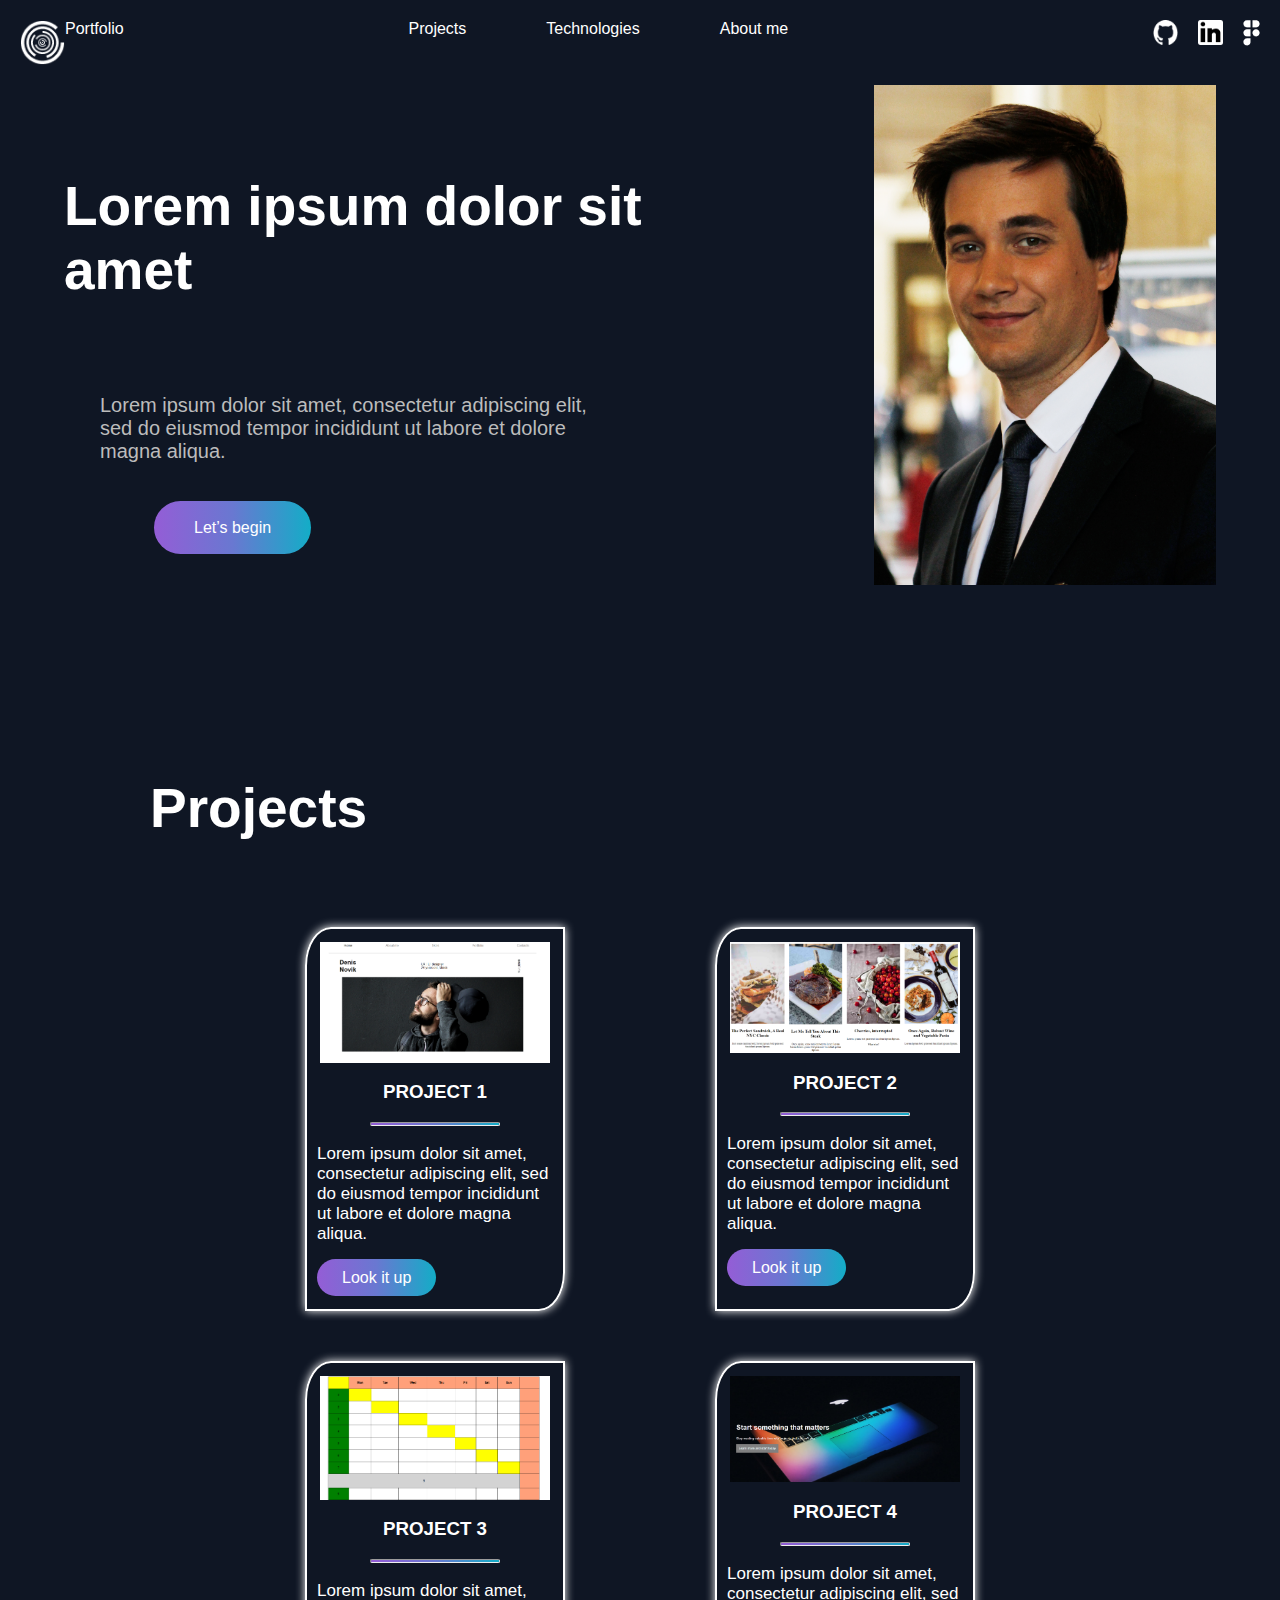
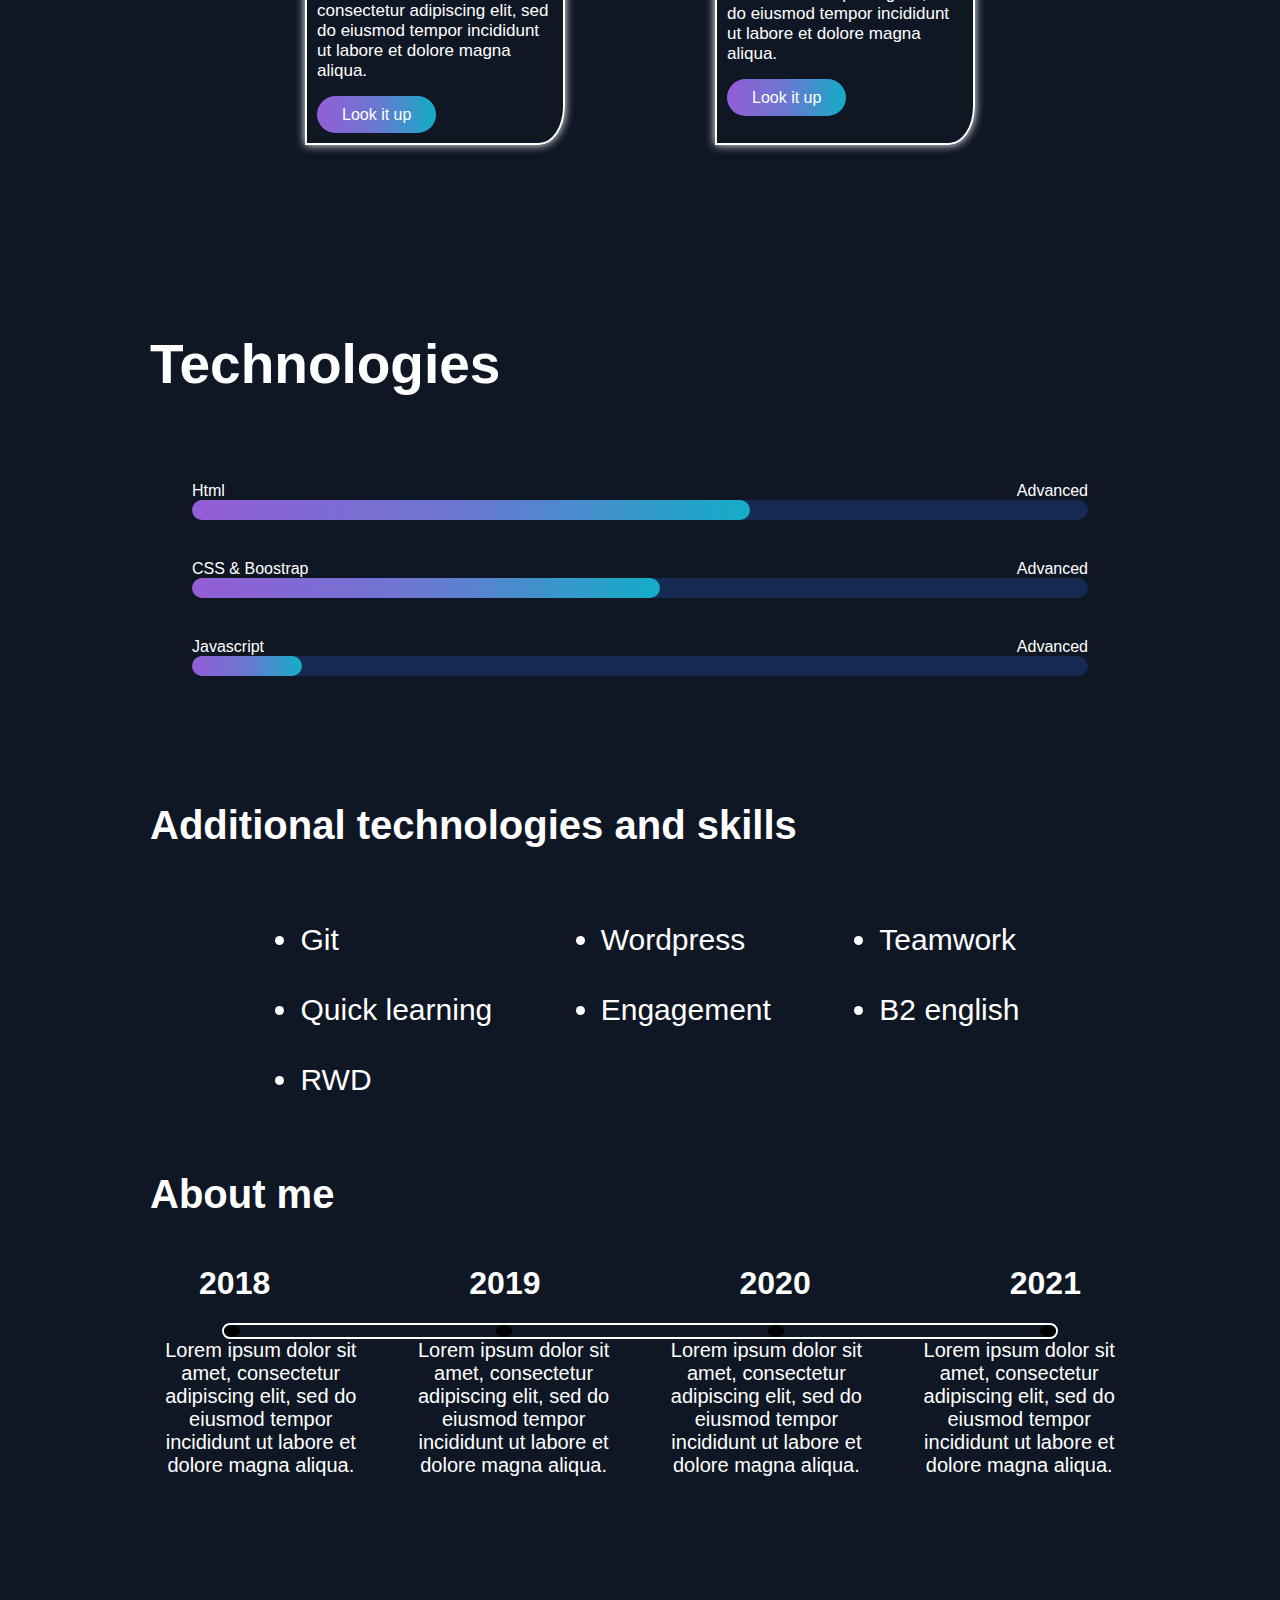
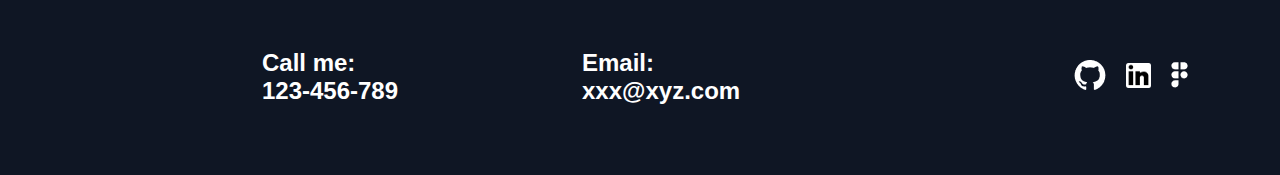
<file: index.html>
<!DOCTYPE html>
<html lang="en">
  <head>
    <meta charset="UTF-8" />
    <meta http-equiv="X-UA-Compatible" content="IE=edge" />
    <meta name="viewport" content="width=device-width, initial-scale=1.0" />
    <title>Document</title>
    <link rel="stylesheet" href="style.css" />
  </head>
  <body>
    <div class="container">
      <div class="d1">
        <img src="./img/logo.png" class="img1" />
       <a href=""><p>Portfolio</p></a> 
      </div>
      <div class="d2">
     <a href="#pr"><p class="p" >Projects</p></a>   
      <a href="#h2"> <p class="p">Technologies</p></a> 
      <a href="#h6"> <p class="p">About me</p></a> 
      </div>
      <div class="d3">
        <a href=""><img src="./img/Icon.png" class="img2" alt=""></a>
        <a href=""><img src="./img/Linkedin.png"class="img3" alt=""></a>
        <a href=""><img src="./img/Subtract.png"class="img4" alt=""></a>
    </div>
    </div>


    <div class="container2">
<div class="d4">
    <div>
        <h1 class="h1" >Lorem ipsum dolor sit amet</h1>
        <p class="p2">Lorem ipsum dolor sit amet, consectetur adipiscing elit,<br>
             sed do eiusmod tempor incididunt ut labore et dolore <br>
              magna aliqua. </p>
              <div class="a3">
                <a href="" class="a2">Let’s begin</a>
              </div>
    
    </div>
        </div>
        <div>
            <img src="./img/image 2.png" class="img5" alt="">
        </div>
    </div>


    <div class="container3">
        <h1 id="pr" class="h2">Projects</h1>
        <div class="container33">
            <div class="cd3">
               <img src="./img/Снимок экрана 2022-07-26 072615.png" class="img6" alt="">
               <h3 class="h3">PROJECT 1</h3>
               <hr class="hr">
               <p class="con3p">Lorem ipsum dolor sit amet, consectetur adipiscing elit,
                 sed do eiusmod tempor incididunt ut labore et dolore magna aliqua.</p>
            <a href="/Fayzullo web/Denis Novik/index.html" class="a4">Look it up</a>
                </div>
                <div class="cd4">
                  <img src="./img/Снимок экрана 2022-07-26 073242.png" class="img6" alt="">
                  <h3 class="h3">PROJECT 2</h3>
                  <hr class="hr">
                  <p class="con3p">Lorem ipsum dolor sit amet, consectetur adipiscing elit,
                    sed do eiusmod tempor incididunt ut labore et dolore magna aliqua.</p>
               <a href="/Fayzullo web/hm/index.html" class="a4">Look it up</a>
                   </div>
        </div>
        

        

        <div class="container33">
          <div class="cd5">
            <img src="./img/Снимок экрана 2022-07-26 073537.png" class="img6" alt="">
            <h3 class="h3">PROJECT 3</h3>
            <hr class="hr">
            <p class="con3p">Lorem ipsum dolor sit amet, consectetur adipiscing elit,
              sed do eiusmod tempor incididunt ut labore et dolore magna aliqua.</p>
         <a href="Denis Novik/hm/index.html" class="a4">Look it up</a>
             </div>
             <div class="cd6">
               <img src="./img/Снимок экрана 2022-07-26 073916.png" class="img6" alt="">
               <h3 class="h3">PROJECT 4</h3>
               <hr class="hr">
               <p class="con3p">Lorem ipsum dolor sit amet, consectetur adipiscing elit,
                 sed do eiusmod tempor incididunt ut labore et dolore magna aliqua.</p>
            <a href="img/hm/index.html" class="a4">Look it up</a>
                </div>
        </div>
    </div>

    <h1 class="h2" id="h2" >Technologies</h1>
    <div class="container4">
    
      <div class="container44">
        <p>Html</p>
        <p>Advanced</p>
      </div>
      <div class="contback4">
        <div class="contback44">

        </div>
      </div>


    </div>
    <div class="container444">
    
      <div class="container44">
        <p>CSS & Boostrap</p>
        <p>Advanced</p>
      </div>
      <div class="contback4">
        <div class="contback444">

        </div>
      </div>


    </div>

    <div class="container4444">
    
      <div class="container44">
        <p>Javascript</p>
        <p>Advanced</p>
      </div>
      <div class="contback4">
        <div class="contback4444">

        </div>
      </div>


    </div>

    <h1 class="h4">Additional technologies and skills</h1>
    <div class="container5">
   <div>
    <ul>
      <li>Git</li>
      <li>Quick learning</li>
      <li>RWD</li>
    </ul>
  </div>
    <div>
      <ul>
        <li>Wordpress</li>
        <li>Engagement</li>
      </ul>
    </div>
    <div>
      <ul>
        <li>Teamwork</li>
        <li>B2 english</li>
      </ul>
    </div>
    </div>
<h1 class="h6" id="h6">About me</h1>
    <div class="container6">
      <div class="your">
        <h1>2018</h1>
        <h1>2019</h1>
        <h1>2020</h1>
        <h1>2021</h1>
      </div>
<div class="contbackk0">
  <div class="contbackk1"></div>
  <div class="contbackk2"></div>
  <div class="contbackk3"></div>
  <div class="contbackk4"></div>

</div>

    </div>
    <div class="page0">
      <div class="page1">
          <p>Lorem ipsum dolor sit amet, consectetur adipiscing elit, 
            sed do eiusmod tempor incididunt ut labore et dolore magna aliqua.</p>
      </div>
      <div class="page2">
        <p>Lorem ipsum dolor sit amet, consectetur adipiscing elit, 
          sed do eiusmod tempor incididunt ut labore et dolore magna aliqua.</p>
   
      </div>
      <div class="page3">
        <p>Lorem ipsum dolor sit amet, consectetur adipiscing elit, 
          sed do eiusmod tempor incididunt ut labore et dolore magna aliqua.</p>
   
      </div>
    <div class="page4">
      <p>Lorem ipsum dolor sit amet, consectetur adipiscing elit, 
        sed do eiusmod tempor incididunt ut labore et dolore magna aliqua.</p>
 
    </div>
    </div>
    <div class="container7">
      <div class="c7">
        <h2>Call me: <br>
          123-456-789</h2>
      </div>
      <div class="cc7">
        <h2>Email: <br>
          xxx@xyz.com</h2>
      </div>
      <div class="ccc7">
        <a href="#"><img src="./img/Icon.png" class="img9" alt=""></a>
        <a href="#"><img src="./img/Linkedin.png" class="img10" alt=""></a>
        <a href="#"><img src="./img/Subtract.png" class="img11" alt=""></a>
      </div>
    </div>
  </body>
</html>
</file>
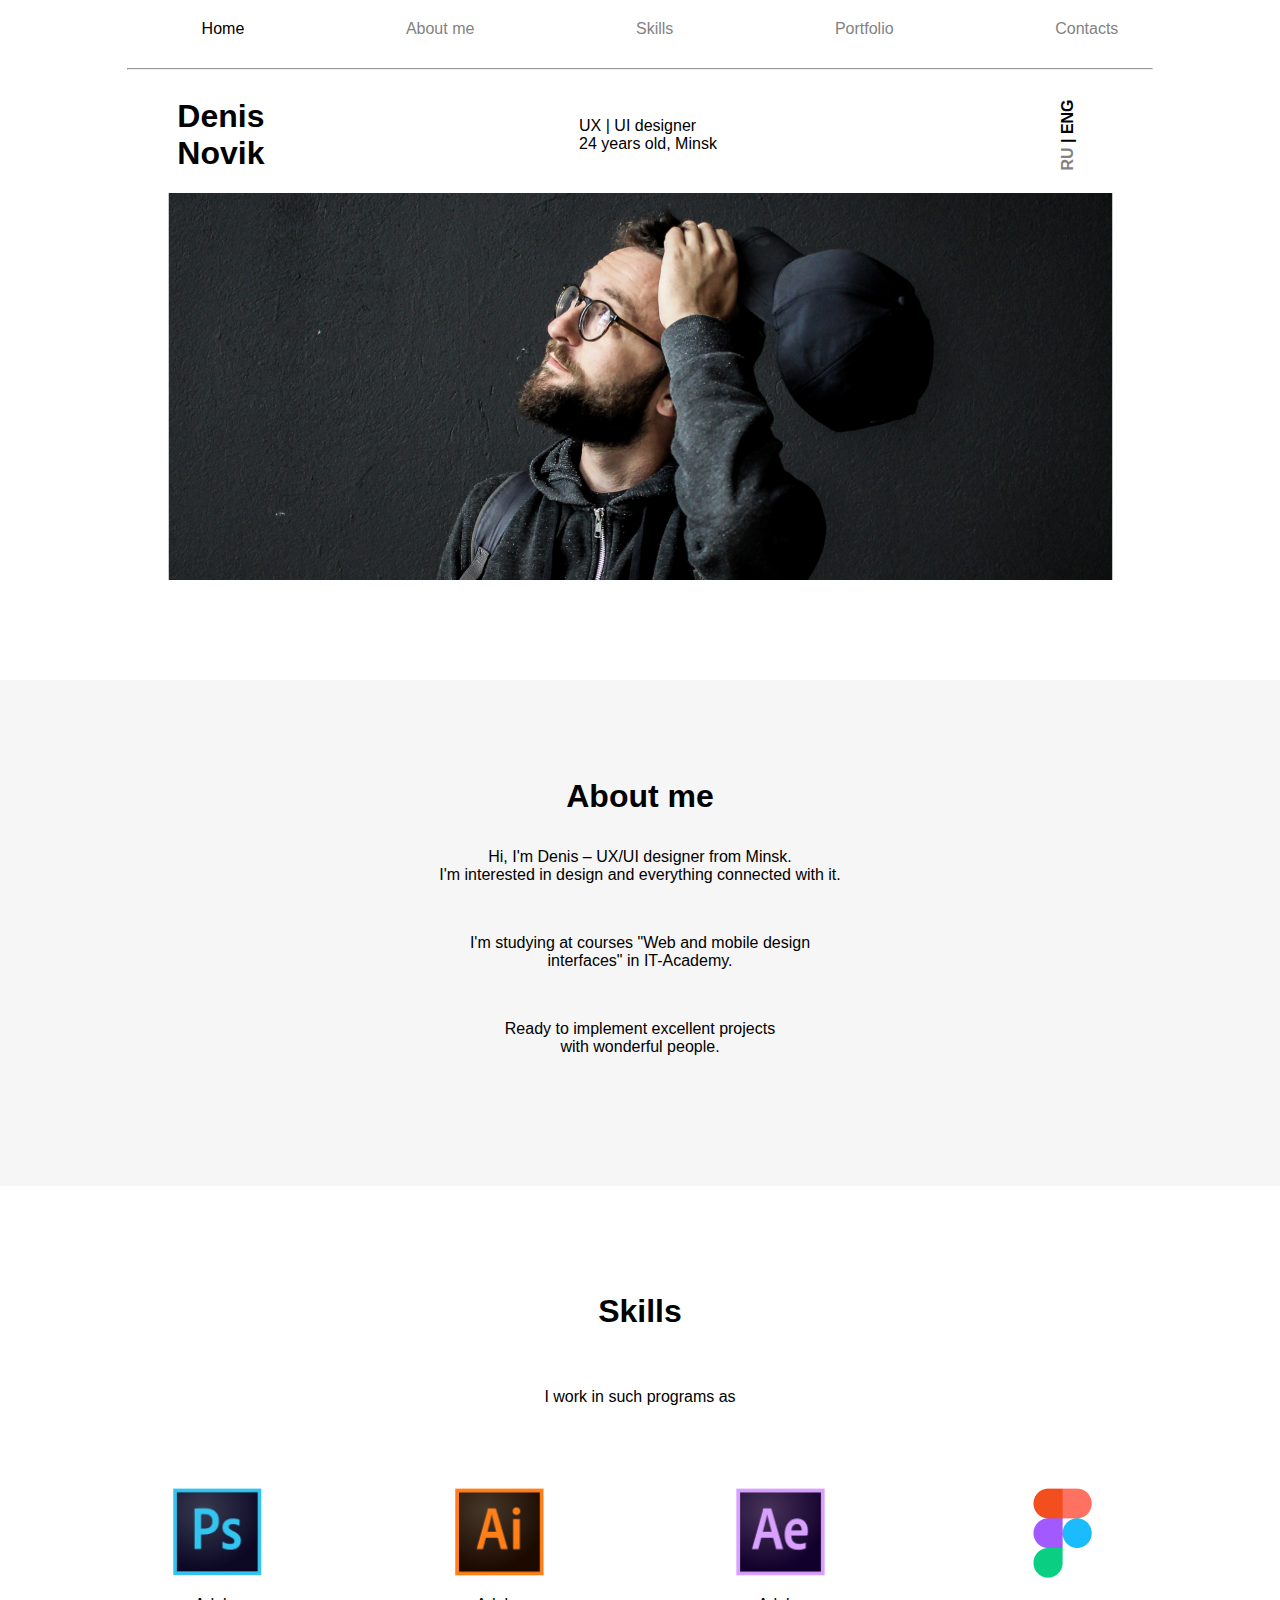
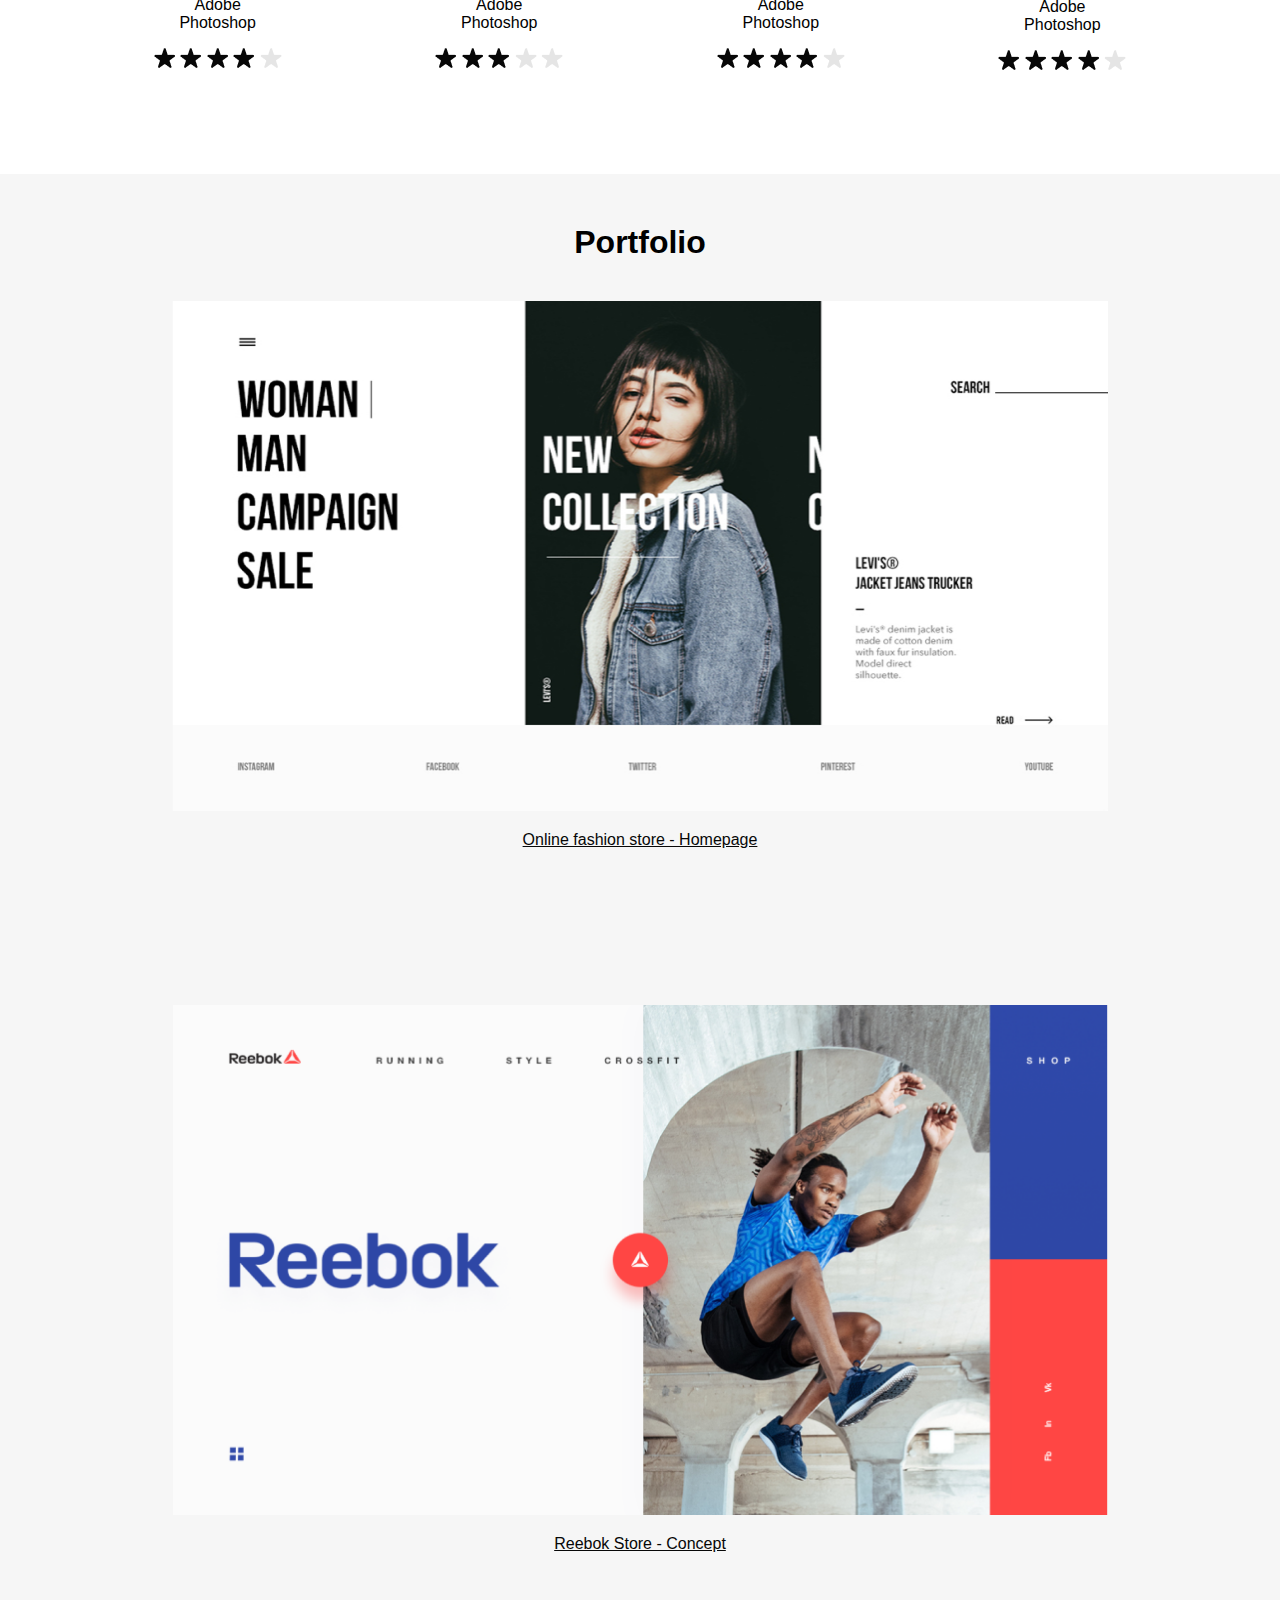
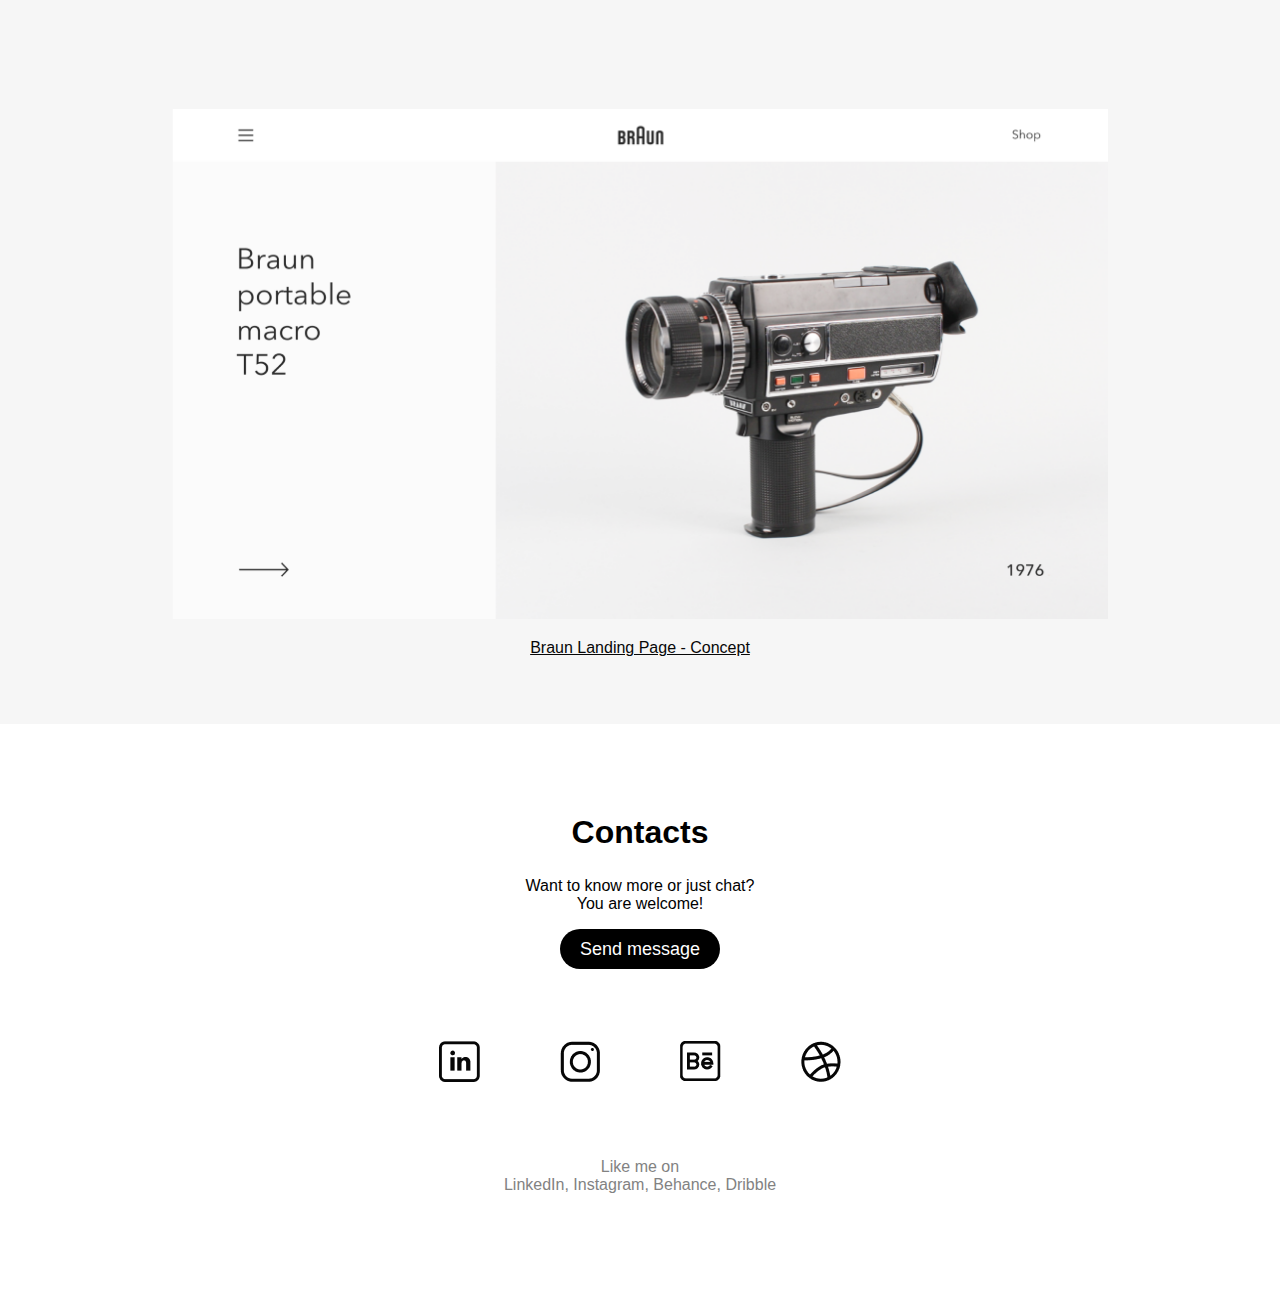
<file: Denis Novik/index.html>
<!DOCTYPE html>
<html lang="en">
<head>
    <meta charset="UTF-8">
    <meta http-equiv="X-UA-Compatible" content="IE=edge">
    <meta name="viewport" content="width=device-width, initial-scale=1.0">
    <title>Document</title>
    <link rel="stylesheet" href="style.css">
</head>
<body>
    <header class="container">
        <div>
            <ul>
            <li> <a href=""> Home</a></li>
            <li><a href="#h1"><span>About me</span> </a></li>
            <li><a href=""><span>Skills</span> </a></li>
            <li><a href=""><span>Portfolio</span> </a></li>
            <li><a href=""><span>Contacts</span></a></li>
            </ul>
            <hr>
        </div>
        <div class="cont2">
            <h1>Denis <br>
                Novik</h1>
                <p>UX | UI designer <br>
                    24 years old, Minsk</p>
                    <p class="lang"><span> RU</span> | ENG</p>
        </div>
        <div class="cont3">
            <img src="./img/BSPP2266.png" alt="">
        </div>
    </header>

    <div class="container2">
        <div> 
             <h1 >About me</h1>
            <p class="cont4">Hi, I'm Denis – UX/UI designer from Minsk. <br>
    I'm interested in design and everything connected with it.</p>
    <p class="cont4">I'm studying at courses "Web and mobile design <br>
        interfaces" in IT-Academy.</p>
    
    <p class="cont4">Ready to implement excellent projects <br>
        with wonderful people.</p>
        </div>
    </div>


    <div class="container3">
        <div class="div3">
                <h1 id="h1">Skills</h1>
                <p>I work in such programs as</p>
        </div>
        <div class="cont5">
 <div>
    <img src="./img/Group.png" class="ps" alt="">
    <p>Adobe <br>
        Photoshop</p>
<a href=""><img src="./img/Star.png" alt=""></a>
<a href=""><img src="./img/Star.png" alt=""></a>
<a href=""><img src="./img/Star.png" alt=""></a>
<a href=""><img src="./img/Star.png" alt=""></a>
<a href=""><img src="./img/Star (1).png" class="star1" alt=""></a>

 </div>
 <div>
    <img src="./img/Group (1).png" class="ps" alt="">
    <p>Adobe <br>
        Photoshop</p>
<a href=""><img src="./img/Star.png" alt=""></a>
<a href=""><img src="./img/Star.png" alt=""></a>
<a href=""><img src="./img/Star.png" alt=""></a>
<a href=""><img src="./img/Star (1).png" class="star1" alt=""></a>
<a href=""><img src="./img/Star (1).png" class="star1" alt=""></a>

 </div>
 <div>
    <img src="./img/Group (2).png" class="ps" alt="">
    <p>Adobe <br>
        Photoshop</p>
<a href=""><img src="./img/Star.png" alt=""></a>
<a href=""><img src="./img/Star.png" alt=""></a>
<a href=""><img src="./img/Star.png" alt=""></a>
<a href=""><img src="./img/Star.png" alt=""></a>
<a href=""><img src="./img/Star (1).png" class="star1" alt=""></a>

 </div>
 <div>
    <img src="./img/Group 2.png" alt="">
    <p>Adobe <br>
        Photoshop</p>
<a href=""><img src="./img/Star.png" alt=""></a>
<a href=""><img src="./img/Star.png" alt=""></a>
<a href=""><img src="./img/Star.png" alt=""></a>
<a href=""><img src="./img/Star.png" alt=""></a>
<a href=""><img src="./img/Star (1).png" class="star1" alt=""></a>

 </div>
        </div>
        
    </div>
    <div class="container4">
        <div class="contall">
<h1>Portfolio</h1>
<img src="./img/Слой 8.png" class="sloy" width="936.24px" height="510px" alt="">
<p>
    <a href="#" style="color:#070707 ;">Online fashion store - Homepage</a>
</p> 
        </div>

          <div class="contall">
            <img src="./img/reebok_web.png" class="sloy" width="936.24px" height="510px" alt="">
            <p>
                <a href="#" style="color:#070707 ;">Reebok Store - Concept</a>
            </p> 
                    </div>

                     <div class="contall">
                        <img src="./img/reebok_web (1).png" class="sloy" width="936.24px" height="510px" alt="">
                        <p>
                            <a href="#" style="color:#070707 ;">Braun Landing Page - Concept</a>
                        </p> 
                     </div>
       </div>


       <div class="container5">
        <div>
            
            <div class="contall2">
                <h1 class="contall1">Contacts</h1>
                <p  class="contall1">Want to know more or just chat? <br>
                    You are welcome!</p>
               <a href="#" class="conta1">Send message</a>
               </div>
               <div class="conta3">
                  <p class="conta2"><a href="#"><img src="./img/Group 22.png" alt=""></a></p> 
                <p class="conta2"><a href="#"><img src="./img/Group 8.png" alt=""></a></p>
                <p class="conta2"><a href="#"><img src="./img/Group 9.png" alt=""></a></p>
                <p class="conta2"><a href="#"><img src="./img/Group 10.png" alt=""></a></p>
           
            </div>
           
    <p class="lsp">Like me on <br>
        LinkedIn, Instagram, Behance, Dribble</p>  
    </div>
    </div>
</body>
</html>
</file>
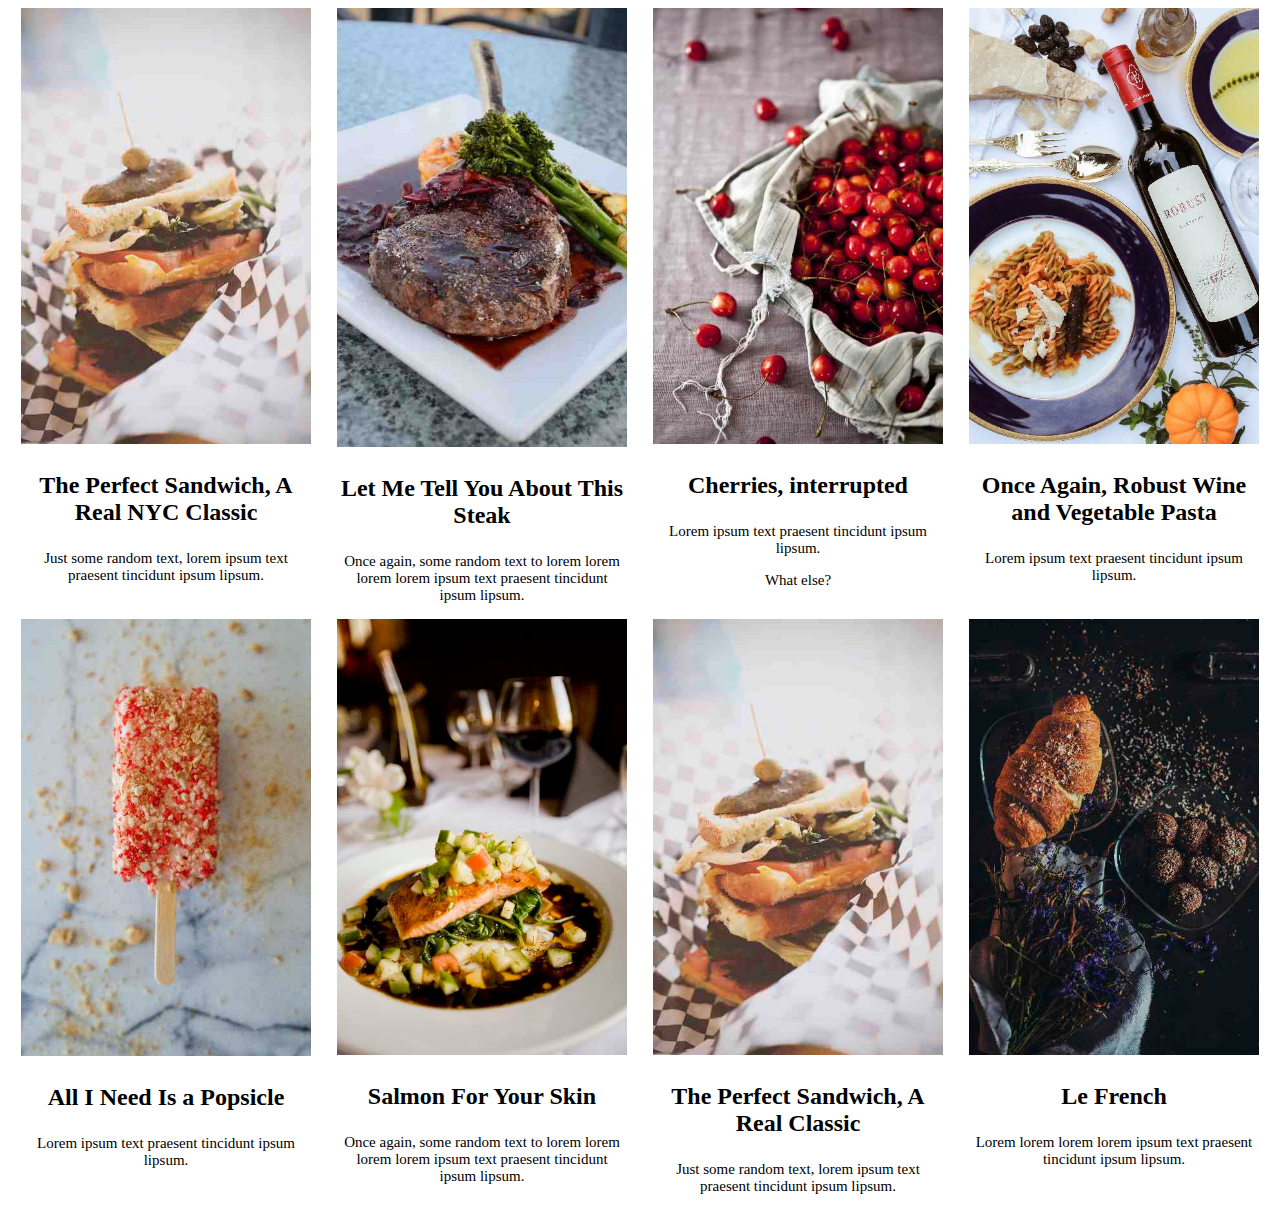
<file: hm/index.html>
<!DOCTYPE html>
<html lang="en">
  <head>
    <meta charset="UTF-8" />
    <meta http-equiv="X-UA-Compatible" content="IE=edge" />
    <meta name="viewport" content="width=device-width, initial-scale=1.0" />
    <title>Document</title>
    <style>
      .d {
        display: flex;
        justify-content: center;
        justify-content: space-around;
      }
      .d1 {
        width: 23%;
        text-align: center;
      }
      img {
        width: 100%;
      }
      .h1 {
        font-size: 24px;
      }
      .p1 {
        font-size: 15px;
      }
    </style>
  </head>
  <body>
    <div class="d">
      <div class="d1">
        <img src="./sandwich.jpg" />  
        <h3 class="h1">The Perfect Sandwich, A Real NYC Classic</h3>
        <p class="p1">
          Just some random text, lorem ipsum text praesent tincidunt ipsum
          lipsum.
        </p>
      </div>

      <div class="d1">
        <img src="./steak.jpg" alt="" />
        <h3 class="h1">Let Me Tell You About This Steak</h3>
        <p class="p1">
          Once again, some random text to lorem lorem lorem lorem ipsum text
          praesent tincidunt ipsum lipsum.
        </p>
      </div>

      <div class="d1">
        <img src="./cherries.jpg" alt="" />
        <h3 class="h1">Cherries, interrupted</h3>
        <p class="p1">Lorem ipsum text praesent tincidunt ipsum lipsum.</p>
        <p class="p1">What else?</p>
      </div>

      <div class="d1">
        <img src="./wine.jpg" alt="" />
        <h3 class="h1">Once Again, Robust Wine and Vegetable Pasta</h3>
        <p class="p1">Lorem ipsum text praesent tincidunt ipsum lipsum.</p>
      </div>
    </div>

    <div class="d">
      <div class="d1">
        <img src="./popsicle.jpg" alt="" />
        <h3 class="h1">All I Need Is a Popsicle</h3>
        <p class="p1">Lorem ipsum text praesent tincidunt ipsum lipsum.</p>
      </div>

      <div class="d1">
        <img src="./salmon.jpg" alt="" />
        <h3 class="h1">Salmon For Your Skin</h3>
        <p class="p1">
          Once again, some random text to lorem lorem lorem lorem ipsum text
          praesent tincidunt ipsum lipsum.
        </p>
      </div>

      <div class="d1">
        <img src="./sandwich (1).jpg" alt="" />
        <h3 class="h1">The Perfect Sandwich, A Real Classic</h3>
        <p class="p1">
          Just some random text, lorem ipsum text praesent tincidunt ipsum
          lipsum.
        </p>
      </div>

      <div class="d1">
        <img src="./croissant.jpg" alt="" />
        <h3 class="h1">Le French</h3>
        <p class="p1">
          Lorem lorem lorem lorem ipsum text praesent tincidunt ipsum lipsum.
        </p>
      </div>
    </div>
  </body>
</html>
</file>
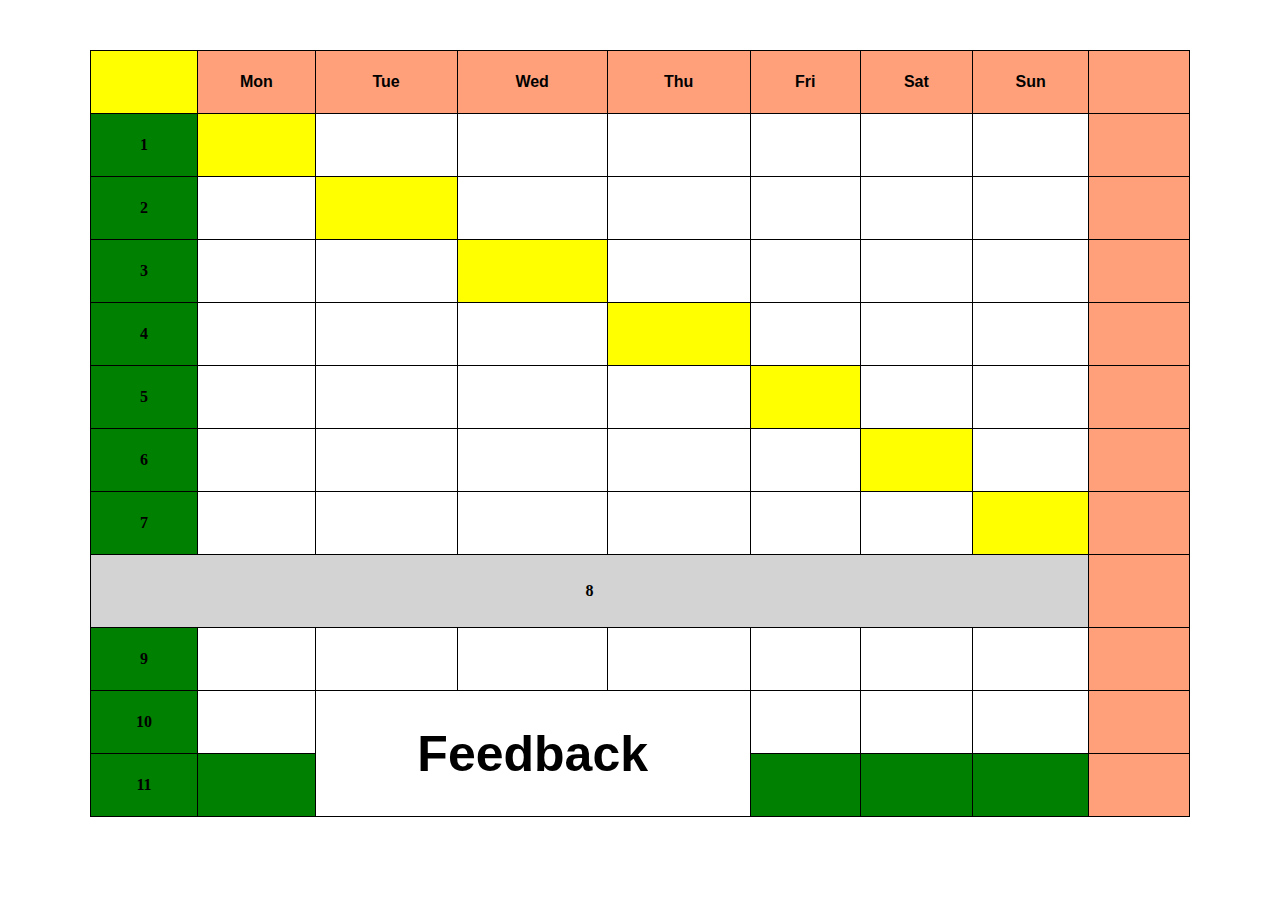
<file: Denis Novik/hm/index.html>
<!DOCTYPE html>
<html lang="en">
<head>
    <meta charset="UTF-8">
    <meta http-equiv="X-UA-Compatible" content="IE=edge">
    <meta name="viewport" content="width=device-width, initial-scale=1.0">
    <title>Document</title>
    <link rel="stylesheet" href="style.css">
</head>
<body>
    <table>
        <tr>
            <th class="yellow" id="hh"></th>
            <th class="salmon" id="hh">Mon</th>
            <th class="salmon" id="hh">Tue</th>
            <th class="salmon" id="hh">Wed</th>
            <th class="salmon" id="hh">Thu</th>
            <th class="salmon" id="hh">Fri</th>
            <th class="salmon" id="hh">Sat</th>
            <th class="salmon" id="hh">Sun</th>
            <th class="salmon"  id="ss"></th>

             
        </tr>
        <tr>
            <th class="h">1</th>
            <th class="yellow"></th>
            <th></th>
            <th></th>
            <th></th>
            <th></th>
            <th></th>
            <th></th>
            <th class="salmon"  id="ss"></th>
        </tr>
        <tr>
            <th class="h">2</th>
            <th></th>
            <th class="yellow"></th>
            <th></th>
            <th></th>
            <th></th>
            <th></th>
            <th></th>
            <th class="salmon"  id="ss"></th>
        </tr>
        <tr>
            <th class="h">3</th>
            <th></th>
            <th></th>
            <th class="yellow"  id="ss"></th>
            <th></th>
            <th></th>
            <th></th>
            <th></th>
            <th class="salmon"  id="ss"></th>
        </tr>
        <tr>
        <th  class="h">4</th>
        <th></th>
        <th></th>
        <th></th>
        <th class="yellow"></th>
        <th></th>
        <th></th>
        <th></th>
        <th class="salmon"  id="ss"></th>
    </tr>
        <tr>
            <th  class="h">5</th>
            <th></th>
            <th></th>
            <th></th>
            <th></th>
            <th class="yellow"></th>
            <th ></th>
            <th></th>
            <th class="salmon"  id="ss"></th>
        </tr>
        <tr>
            <th  class="h">6</th>
            <th></th>
            <th></th>
            <th></th>
            <th></th>
            <th></th>
            <th class="yellow"></th>
            <th></th>
            <th class="salmon"  id="ss"></th>
        </tr>
        <tr>
            <th  class="h">7</th>
            <th></th>
            <th></th>
            <th></th>
            <th></th>
            <th></th>
            <th></th>
            <th class="yellow"></th>
            <th class="salmon"  id="ss"></th>
        </tr>
        <tr class="d">
            <th colspan="8" class="e" >8</th>
            
            <th class="salmon"  id="ss"></th>
        </tr>
        <tr >
            <th  class="h">9</th>
            <th></th>
            <th></th>
            <th></th>
            <th></th>
            <th></th>
            <th></th>
            <th></th>
            <th class="salmon"  id="ss"></th>
        </tr>
        <tr>
            <th  class="h">10</th>
            <th></th>
            <th colspan="3" rowspan="2" id="feed" >Feedback</th>
            
            <th></th>
            <th></th>
            <th></th>
            <th class="salmon"  id="ss"></th>
        </tr>
        <tr>
            <th  class="h">11</th>
            <th  class="h1"></th>
            
            <th class="h1"></th>
            <th class="h1"></th>
            <th class="h1"></th>
            
            <th class="salmon" id="ss"></th>
        </tr>
    </table>
</body>
</html>
</file>
<file: style.css>
body{
    margin: 0;
    background-color: #0F1624;
    font-family: Arial, Helvetica, sans-serif;
}
.container{
    color:white ;
   display: flex;
   justify-content: space-between;
   margin: 20px;
}
.container2{
    display: flex;
    margin: auto;
    width: 90%;
}
.img1{
    width: 45px;
    height: 45px;
}
.img2{
    width: 25px;
height: 25px;
padding-right: 20px;
}
.img3{
    width: 25px;
    height: 25px;
    padding-right: 20px;
}
.img5{
    width: 100%;
    height: 500px;
}
.d1{
    display: flex;
}
.d2{
    display: flex;
  
}
.d3{
    display: flex;
}
.d4{
    display: flex;
    align-items: center;
    justify-content: center;
    margin-right:100px ;
}
.p{
    padding-right: 80px;
}
.p2{
    color: #BCBCBC;
    font-size: 20px;
    padding: 36px;
}
.a2{
    color: white;
    text-decoration: none;
    padding: 18px 40px;
    border-radius: 30px;
    background: linear-gradient(to left, #13ADC7 , #6978D1, #945DD6 );
}
.a3{
    padding-left: 90px;
    padding-top: 20px;
}
.h1{
    color: white;
    font-size: 55px;
    padding-bottom:20px ;
}
.h3{
    color: white;
    text-align: center;
}
a{
    text-decoration:none ;
    color: white;
}
.img6{
  width: 90%;
  margin: auto;
  display: flex;
  justify-content: center;
  margin-top: 13px;
}
.hr{
    background: linear-gradient(to left,  #13ADC7 , #6978D1, #945DD6);
    width: 50%;
    height: 2px;
    border-radius: 50px;
    
}
.container33{
    display: flex;
    justify-content: center;
}
.cd3{
    border: 2px solid white;
    width: 20%;
    height: 380px;
    box-shadow:0px 0px 10px white;
    margin-right: 150px;
    margin-bottom: 50px;
    border-bottom-right-radius: 10%;
    border-top-left-radius:10% ;
}
.cd4{
    border: 2px solid white;
    width: 20%;
    height: 380px;
    box-shadow:0px 0px 10px white;
    border-bottom-right-radius: 10%;
    border-top-left-radius:10% ;
}
.cd5{
    border: 2px solid white;
    width: 20%;
    height: 380px;
    box-shadow:0px 0px 10px white;
    margin-right: 150px;
    border-bottom-right-radius: 10%;
    border-top-left-radius:10% ;
}
.cd6{
    border: 2px solid white;
    width: 20%;
    height: 380px;
    box-shadow:0px 0px 10px white;
    border-bottom-right-radius: 10%;
    border-top-left-radius:10% ;
}
.con3p{
color: white;
padding: 10px;
    font-size: 17px;
    padding-bottom: 25px;
}
.a4{
   
    padding: 10px 25px;
    border-radius: 30px;
    background: linear-gradient(to left, #13ADC7 , #6978D1, #945DD6);
    margin: 10px;
    text-align: center;
   
}
.h2{
    color: white;
    padding-left: 150px;
    font-size: 55px;
    padding-top: 150px;
    padding-bottom: 50px;
}
.h4{
    color: white;
    font-size: 40px;
    padding-left: 150px;
    padding-top: 100px;
   
}
.container4{
    width: 70%;
    margin: auto;
    margin-bottom: 40px;
}
.container444{
    width: 70%;
    margin: auto;
    margin-bottom: 40px;
}
.container4444{
    width: 70%;
    margin: auto;
}
.container44{
    display: flex;
    justify-content: space-between;
    color: white;
}
.contback4{
    border-radius: 40px;
    background-color: #162950;
   
}
p{
    margin: 0;
}
.contback44{
    background: linear-gradient(to left, #13ADC7, #6978D1 , #945DD6 );
    padding: 10px;
    width: 60%;
    border-radius:40px ;
}
.contback444{
    background: linear-gradient(to left, #13ADC7, #6978D1 , #945DD6 );
    padding: 10px;
    width: 50%;
    border-radius:40px ;
}
.contback4444{
    background: linear-gradient(to left, #13ADC7, #6978D1 , #945DD6 );
    padding: 10px;
    width: 10%;
    border-radius:40px ;
}
.container5{
    display: flex;
    justify-content: center;
    justify-content: space-evenly;
    line-height: 70px;
    width: 70%;
    margin: auto;
    color: white;
    font-size: 30px;
}
.h6{
    color: white;
    font-size: 40px;
    padding-left: 150px;
}
.your{
    display: flex;
    justify-content: center;
    justify-content: space-evenly;
    color: white;
}
.contbackk0{

border: 2px solid white;
border-radius: 8px;
width: 65%;
margin: auto;   
display: flex;
justify-content: space-between;
}
.contbackk1{
    
    background-color: black;
    padding: 4px;
     
   width: 1%;
   border-radius:50% ;
   height: 4px;
}
.contbackk2{
  
  background-color: black;
  padding: 4px;
    
 width: 1%;
 border-radius:50% ;
 height: 4px;
    
}
.contbackk3{
   
    background-color: black;
    padding: 4px;
     
   width: 1%;
   border-radius:50% ;
   height: 4px;
}
.contbackk4{
    
    background-color: black;
    padding: 4px;
      
   width: 1%;
   border-radius:50% ;
   height: 4px;
}
.page0{
    display: flex;
    width: 75%;
    margin: auto;
    justify-content: center;
    justify-content: space-between;
}
.page1{
 
    color: white;
    width: 21%;
    height: 200px;
    text-align: center;
    font-size: 20px;
}
.page2{
    
    color: white;
    width: 21%;
    height: 200px;
    text-align: center;
    font-size: 20px;
}
.page3{
  
    color: white;
    width: 21%;
    height: 200px;
    text-align: center;
    font-size: 20px;
}
.page4{
   
    color: white;
    width: 21%;
    height: 200px;
    text-align: center;
    font-size: 20px;
}
.container7{
    display: flex;
    color: white;
 margin-bottom: 50px;
    margin-top: 90px;
    justify-content: space-around;
   
}
.img9{
    padding-right: 20px;
}
.img10{
padding-right: 20px;
    height: 25px;
}
.ccc7{
    display: flex;
    align-items: center;
}
.cc7{
    margin-right: 150px;
}
.c7{
    margin-left: 170px;
}
</file>
<file: Denis Novik/style.css>
body{
    font-family: Arial, Helvetica, sans-serif;
    margin: 0;
}
header{
    margin-top: 20px;
    
}
ul{
    list-style-type: none;
    margin: auto;
    display: flex;
    justify-content: center;
    justify-content: space-evenly;
    margin-bottom: 30px;
}
header div ul li a{
    text-decoration: none;
    color: black;
}
hr{
    width: 80%;
}
.cont2{
    display: flex;
    justify-content: center;
    align-items: center;
    justify-content: space-around;
    padding: 20px;
}
.cont3{
 display: flex;
 justify-content: center;
}
.lang{
    transform: rotate(-90deg);
font-weight: 600;
}
span{
    color: #828282;
}
.container2{
    background-color: #F6F6F6;
    width: 100%;
    height: 506px;
    text-align: center;
    display: flex;
    justify-content: center;
    align-items: center;
    margin-top: 100px;   
}
.cont4{
    padding: 17px;
}
h1{
    margin: 0;
}
.container3{
    text-align: center;
    padding-bottom: 100px;
}
.container3 .div3{
    text-align: center;
margin-top: 90px;
    line-height: 70px;
}
.ps{
    width: 89px;
    height: 88px;
}
.star1{
    color: #E5E5E5;
}
.cont5{
    display: flex;
    justify-content: center;
    justify-content: space-evenly;
    padding-top: 40px;
}
.container4 {
    background-color: #F6F6F6;
  text-align: center;
    height: 2150px;
   
}
.sloy{
    padding-top: 40px;
}
.contall{
    padding: 50px;
}
.container5{
    text-align: center;
    display: flex;
    justify-content: center;
    align-items: center;
    padding: 90px;
    
}
.conta1{
    text-decoration: none;
    color: white;
    background-color: black;
    padding: 20px;
    padding-top: 10px;
    padding-bottom: 10px;
    border-radius: 20px;
    font-size: 18px;
   

}
.contall2{
    padding-bottom: 25px;
}
.contall1{
padding-bottom:10px;
}
.conta3{
    display: flex;
    justify-content: center;
}
.conta2{
    padding: 40px;
}
.lsp{
    color: #828282;
}
</file>
<file: Denis Novik/hm/style.css>
table,th{
    border: 1px solid black;
    border-collapse: collapse;
    margin: auto;
    margin-top: 50px
}
table{
    width: 1100px ;
    height: 750px;
}
.yellow{
    width: 250px;
    background-color: yellow;
}
.d{
 height: 73px;
}
.e{
background-color: lightgrey;
}
.salmon{
    background-color: lightsalmon;
}
.h{
    width: 100px;
   background-color: green;
    
}
.h1{
    background-color: green;
}
#hh{
    height: 60px;
font-family: Arial, Helvetica, sans-serif;
}
#feed{
    font-family: Arial, Helvetica, sans-serif;
    font-size: 50px;
}
#ss{
    width: 260px;
    height: 60px;
}
</file>
